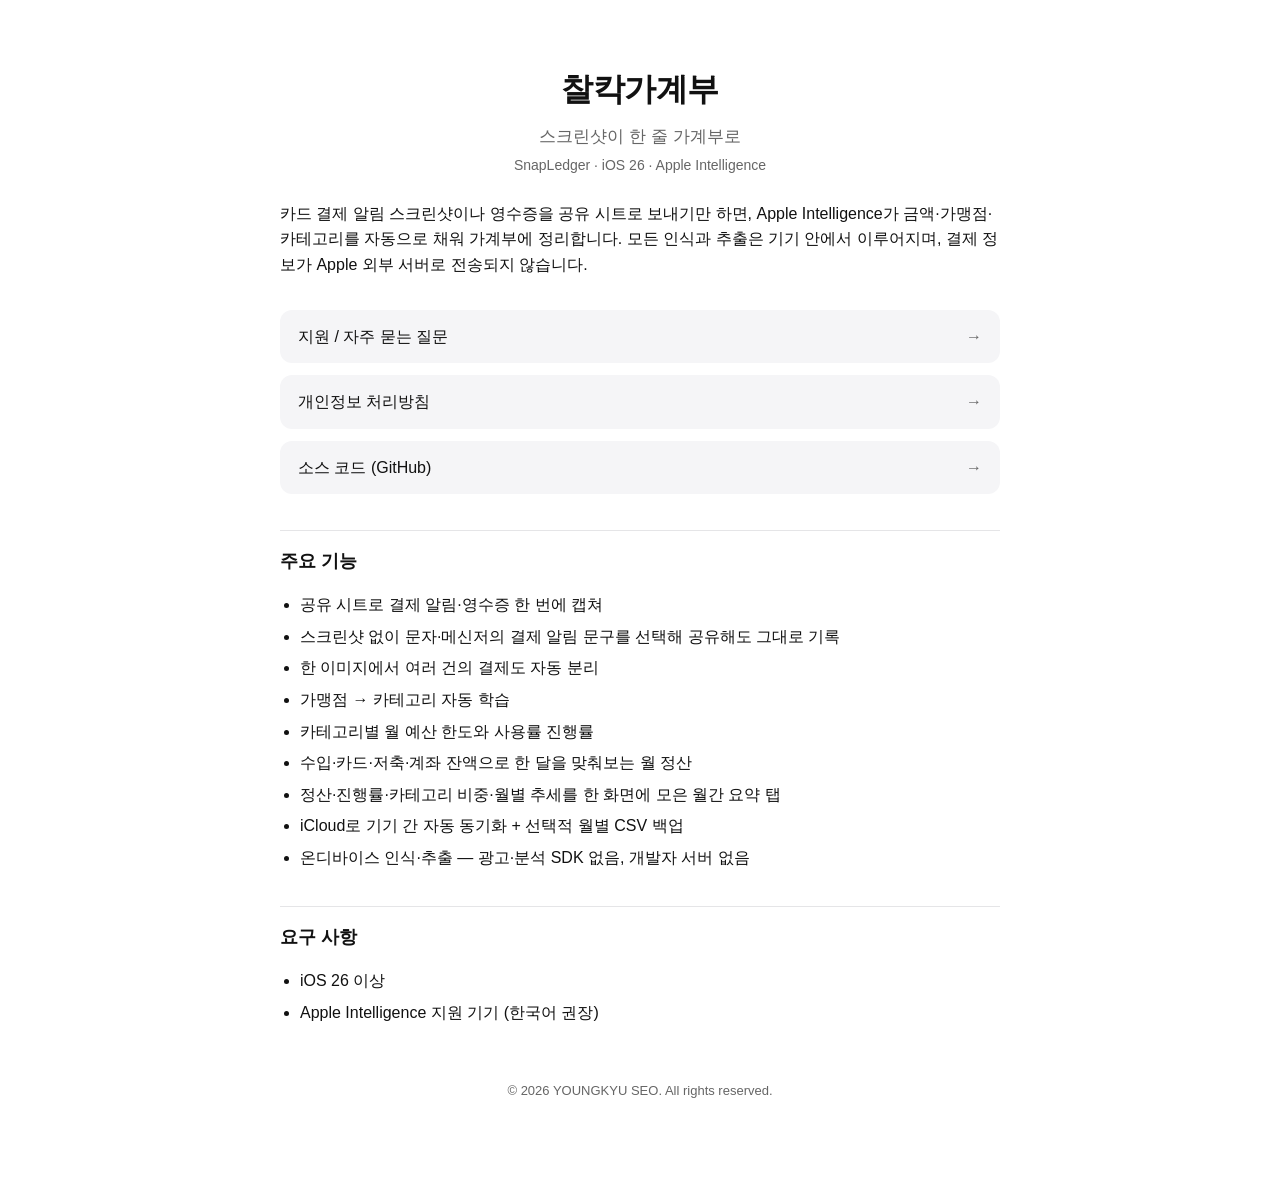
<file: docs/index.html>
<!DOCTYPE html>
<html lang="ko">
<head>
<meta charset="UTF-8">
<meta name="viewport" content="width=device-width, initial-scale=1.0">
<title>찰칵가계부 (SnapLedger)</title>
<meta name="description" content="결제 알림 스크린샷이나 영수증을 공유 시트로 보내면 Apple Intelligence가 자동으로 가계부에 옮겨 적는 iOS 앱.">
<style>
  :root {
    color-scheme: light dark;
    --fg: #111;
    --bg: #fff;
    --muted: #666;
    --rule: #e5e5e7;
    --accent: #007aff;
    --card: #f5f5f7;
  }
  @media (prefers-color-scheme: dark) {
    :root { --fg: #f2f2f7; --bg: #1c1c1e; --muted: #98989f; --rule: #38383a; --accent: #0a84ff; --card: #2c2c2e; }
  }
  html, body { margin: 0; padding: 0; background: var(--bg); color: var(--fg); }
  body {
    font: 16px/1.6 -apple-system, BlinkMacSystemFont, "Apple SD Gothic Neo",
          "Noto Sans KR", "Helvetica Neue", Arial, sans-serif;
    max-width: 720px;
    margin: 0 auto;
    padding: 40px 24px 80px;
  }
  header { text-align: center; padding: 24px 0 8px; }
  h1 { font-size: 32px; margin: 0 0 8px; letter-spacing: -0.5px; }
  .tagline { color: var(--muted); font-size: 17px; margin: 0 0 4px; }
  .subtag { color: var(--muted); font-size: 14px; margin: 0; }
  h2 { font-size: 18px; margin-top: 36px; padding-top: 16px; border-top: 1px solid var(--rule); }
  p, li { color: var(--fg); }
  ul { padding-left: 20px; }
  li { margin: 6px 0; }
  a { color: var(--accent); text-decoration: none; }
  a:hover { text-decoration: underline; }
  .links { display: flex; flex-direction: column; gap: 12px; margin: 32px 0; }
  .links a {
    display: block;
    background: var(--card);
    padding: 14px 18px;
    border-radius: 12px;
    color: var(--fg);
    font-weight: 500;
  }
  .links a:hover { text-decoration: none; background: var(--rule); }
  .links .arrow { float: right; color: var(--muted); }
  .footer { margin-top: 56px; font-size: 13px; color: var(--muted); text-align: center; }
</style>
</head>
<body>

<header>
  <h1>찰칵가계부</h1>
  <p class="tagline">스크린샷이 한 줄 가계부로</p>
  <p class="subtag">SnapLedger · iOS 26 · Apple Intelligence</p>
</header>

<p>카드 결제 알림 스크린샷이나 영수증을 공유 시트로 보내기만 하면, Apple Intelligence가 금액·가맹점·카테고리를 자동으로 채워 가계부에 정리합니다. 모든 인식과 추출은 기기 안에서 이루어지며, 결제 정보가 Apple 외부 서버로 전송되지 않습니다.</p>

<div class="links">
  <a href="support.html">지원 / 자주 묻는 질문 <span class="arrow">→</span></a>
  <a href="privacy-policy.html">개인정보 처리방침 <span class="arrow">→</span></a>
  <a href="https://github.com/youngkyulabs/snap-ledger-ios">소스 코드 (GitHub) <span class="arrow">→</span></a>
</div>

<h2>주요 기능</h2>
<ul>
  <li>공유 시트로 결제 알림·영수증 한 번에 캡쳐</li>
  <li>스크린샷 없이 문자·메신저의 결제 알림 문구를 선택해 공유해도 그대로 기록</li>
  <li>한 이미지에서 여러 건의 결제도 자동 분리</li>
  <li>가맹점 → 카테고리 자동 학습</li>
  <li>카테고리별 월 예산 한도와 사용률 진행률</li>
  <li>수입·카드·저축·계좌 잔액으로 한 달을 맞춰보는 월 정산</li>
  <li>정산·진행률·카테고리 비중·월별 추세를 한 화면에 모은 월간 요약 탭</li>
  <li>iCloud로 기기 간 자동 동기화 + 선택적 월별 CSV 백업</li>
  <li>온디바이스 인식·추출 — 광고·분석 SDK 없음, 개발자 서버 없음</li>
</ul>

<h2>요구 사항</h2>
<ul>
  <li>iOS 26 이상</li>
  <li>Apple Intelligence 지원 기기 (한국어 권장)</li>
</ul>

<p class="footer">© 2026 YOUNGKYU SEO. All rights reserved.</p>

</body>
</html>
</file>
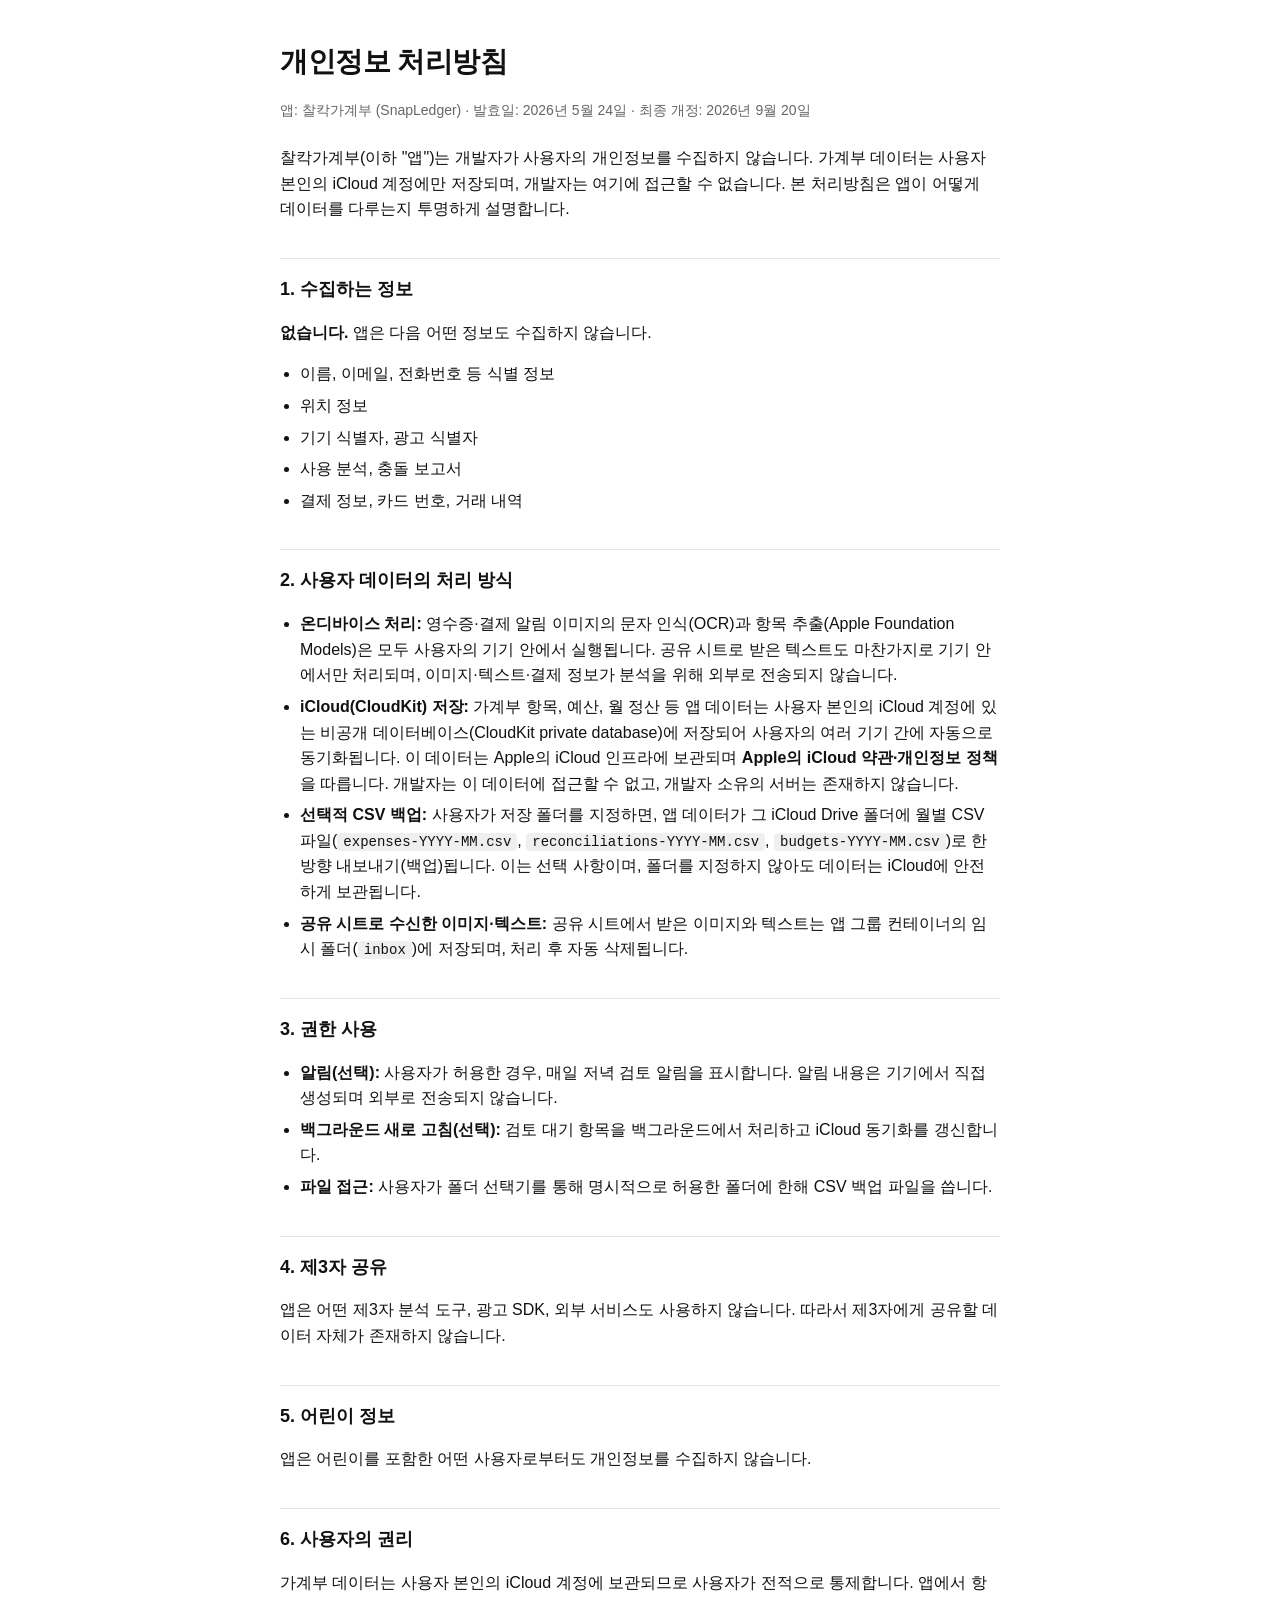
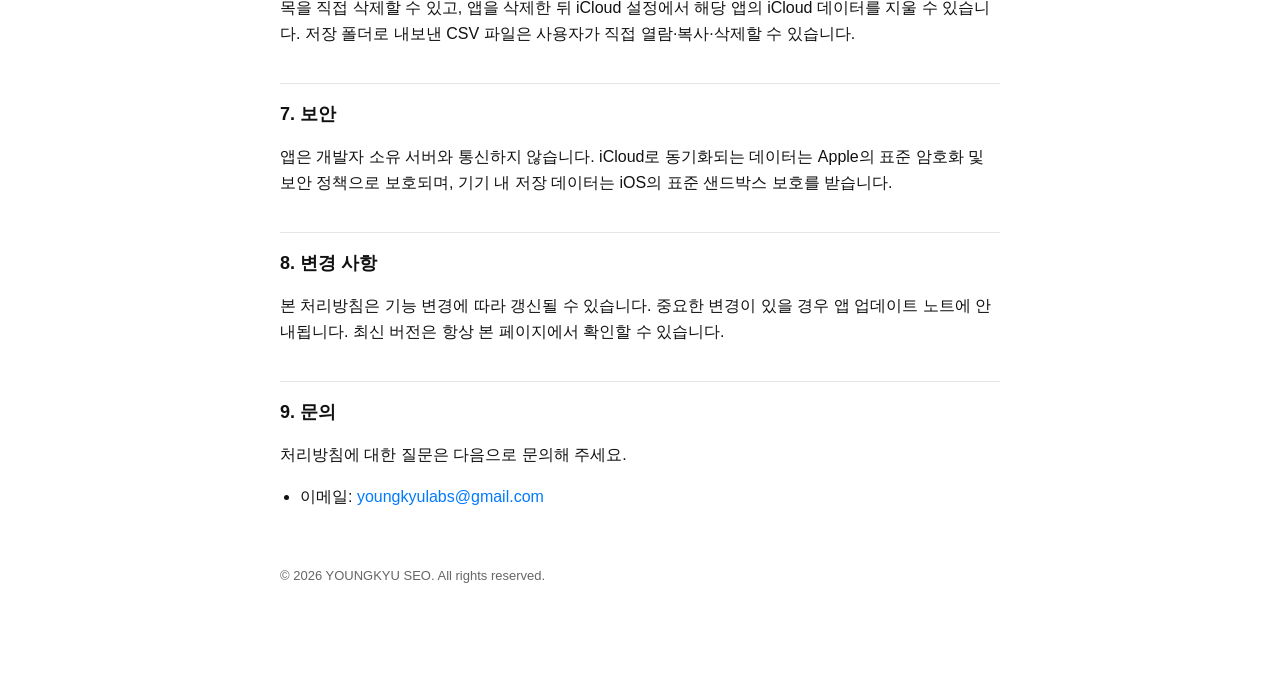
<file: docs/privacy-policy.html>
<!DOCTYPE html>
<html lang="ko">
<head>
<meta charset="UTF-8">
<meta name="viewport" content="width=device-width, initial-scale=1.0">
<title>찰칵가계부 개인정보 처리방침</title>
<style>
  :root {
    color-scheme: light dark;
    --fg: #111;
    --bg: #fff;
    --muted: #666;
    --rule: #e5e5e7;
    --accent: #007aff;
  }
  @media (prefers-color-scheme: dark) {
    :root { --fg: #f2f2f7; --bg: #1c1c1e; --muted: #98989f; --rule: #38383a; --accent: #0a84ff; }
  }
  html, body { margin: 0; padding: 0; background: var(--bg); color: var(--fg); }
  body {
    font: 16px/1.6 -apple-system, BlinkMacSystemFont, "Apple SD Gothic Neo",
          "Noto Sans KR", "Helvetica Neue", Arial, sans-serif;
    max-width: 720px;
    margin: 0 auto;
    padding: 40px 24px 80px;
  }
  h1 { font-size: 28px; margin: 0 0 8px; letter-spacing: -0.5px; }
  h2 { font-size: 18px; margin-top: 36px; padding-top: 16px; border-top: 1px solid var(--rule); }
  p, li { color: var(--fg); }
  .meta { color: var(--muted); font-size: 14px; margin-bottom: 24px; }
  ul { padding-left: 20px; }
  li { margin: 6px 0; }
  a { color: var(--accent); text-decoration: none; }
  a:hover { text-decoration: underline; }
  code { background: rgba(127,127,127,0.12); padding: 1px 6px; border-radius: 4px; font-size: 14px; }
  .footer { margin-top: 56px; font-size: 13px; color: var(--muted); }
</style>
</head>
<body>

<h1>개인정보 처리방침</h1>
<p class="meta">앱: 찰칵가계부 (SnapLedger) · 발효일: 2026년 5월 24일 · 최종 개정: 2026년 9월 20일</p>

<p>찰칵가계부(이하 "앱")는 개발자가 사용자의 개인정보를 수집하지 않습니다. 가계부 데이터는 사용자 본인의 iCloud 계정에만 저장되며, 개발자는 여기에 접근할 수 없습니다. 본 처리방침은 앱이 어떻게 데이터를 다루는지 투명하게 설명합니다.</p>

<h2>1. 수집하는 정보</h2>
<p><strong>없습니다.</strong> 앱은 다음 어떤 정보도 수집하지 않습니다.</p>
<ul>
  <li>이름, 이메일, 전화번호 등 식별 정보</li>
  <li>위치 정보</li>
  <li>기기 식별자, 광고 식별자</li>
  <li>사용 분석, 충돌 보고서</li>
  <li>결제 정보, 카드 번호, 거래 내역</li>
</ul>

<h2>2. 사용자 데이터의 처리 방식</h2>
<ul>
  <li><strong>온디바이스 처리:</strong> 영수증·결제 알림 이미지의 문자 인식(OCR)과 항목 추출(Apple Foundation Models)은 모두 사용자의 기기 안에서 실행됩니다. 공유 시트로 받은 텍스트도 마찬가지로 기기 안에서만 처리되며, 이미지·텍스트·결제 정보가 분석을 위해 외부로 전송되지 않습니다.</li>
  <li><strong>iCloud(CloudKit) 저장:</strong> 가계부 항목, 예산, 월 정산 등 앱 데이터는 사용자 본인의 iCloud 계정에 있는 비공개 데이터베이스(CloudKit private database)에 저장되어 사용자의 여러 기기 간에 자동으로 동기화됩니다. 이 데이터는 Apple의 iCloud 인프라에 보관되며 <strong>Apple의 iCloud 약관·개인정보 정책</strong>을 따릅니다. 개발자는 이 데이터에 접근할 수 없고, 개발자 소유의 서버는 존재하지 않습니다.</li>
  <li><strong>선택적 CSV 백업:</strong> 사용자가 저장 폴더를 지정하면, 앱 데이터가 그 iCloud Drive 폴더에 월별 CSV 파일(<code>expenses-YYYY-MM.csv</code>, <code>reconciliations-YYYY-MM.csv</code>, <code>budgets-YYYY-MM.csv</code>)로 한 방향 내보내기(백업)됩니다. 이는 선택 사항이며, 폴더를 지정하지 않아도 데이터는 iCloud에 안전하게 보관됩니다.</li>
  <li><strong>공유 시트로 수신한 이미지·텍스트:</strong> 공유 시트에서 받은 이미지와 텍스트는 앱 그룹 컨테이너의 임시 폴더(<code>inbox</code>)에 저장되며, 처리 후 자동 삭제됩니다.</li>
</ul>

<h2>3. 권한 사용</h2>
<ul>
  <li><strong>알림(선택):</strong> 사용자가 허용한 경우, 매일 저녁 검토 알림을 표시합니다. 알림 내용은 기기에서 직접 생성되며 외부로 전송되지 않습니다.</li>
  <li><strong>백그라운드 새로 고침(선택):</strong> 검토 대기 항목을 백그라운드에서 처리하고 iCloud 동기화를 갱신합니다.</li>
  <li><strong>파일 접근:</strong> 사용자가 폴더 선택기를 통해 명시적으로 허용한 폴더에 한해 CSV 백업 파일을 씁니다.</li>
</ul>

<h2>4. 제3자 공유</h2>
<p>앱은 어떤 제3자 분석 도구, 광고 SDK, 외부 서비스도 사용하지 않습니다. 따라서 제3자에게 공유할 데이터 자체가 존재하지 않습니다.</p>

<h2>5. 어린이 정보</h2>
<p>앱은 어린이를 포함한 어떤 사용자로부터도 개인정보를 수집하지 않습니다.</p>

<h2>6. 사용자의 권리</h2>
<p>가계부 데이터는 사용자 본인의 iCloud 계정에 보관되므로 사용자가 전적으로 통제합니다. 앱에서 항목을 직접 삭제할 수 있고, 앱을 삭제한 뒤 iCloud 설정에서 해당 앱의 iCloud 데이터를 지울 수 있습니다. 저장 폴더로 내보낸 CSV 파일은 사용자가 직접 열람·복사·삭제할 수 있습니다.</p>

<h2>7. 보안</h2>
<p>앱은 개발자 소유 서버와 통신하지 않습니다. iCloud로 동기화되는 데이터는 Apple의 표준 암호화 및 보안 정책으로 보호되며, 기기 내 저장 데이터는 iOS의 표준 샌드박스 보호를 받습니다.</p>

<h2>8. 변경 사항</h2>
<p>본 처리방침은 기능 변경에 따라 갱신될 수 있습니다. 중요한 변경이 있을 경우 앱 업데이트 노트에 안내됩니다. 최신 버전은 항상 본 페이지에서 확인할 수 있습니다.</p>

<h2>9. 문의</h2>
<p>처리방침에 대한 질문은 다음으로 문의해 주세요.</p>
<ul>
  <li>이메일: <a href="mailto:youngkyulabs@gmail.com">youngkyulabs@gmail.com</a></li>
</ul>

<p class="footer">© 2026 YOUNGKYU SEO. All rights reserved.</p>

</body>
</html>
</file>
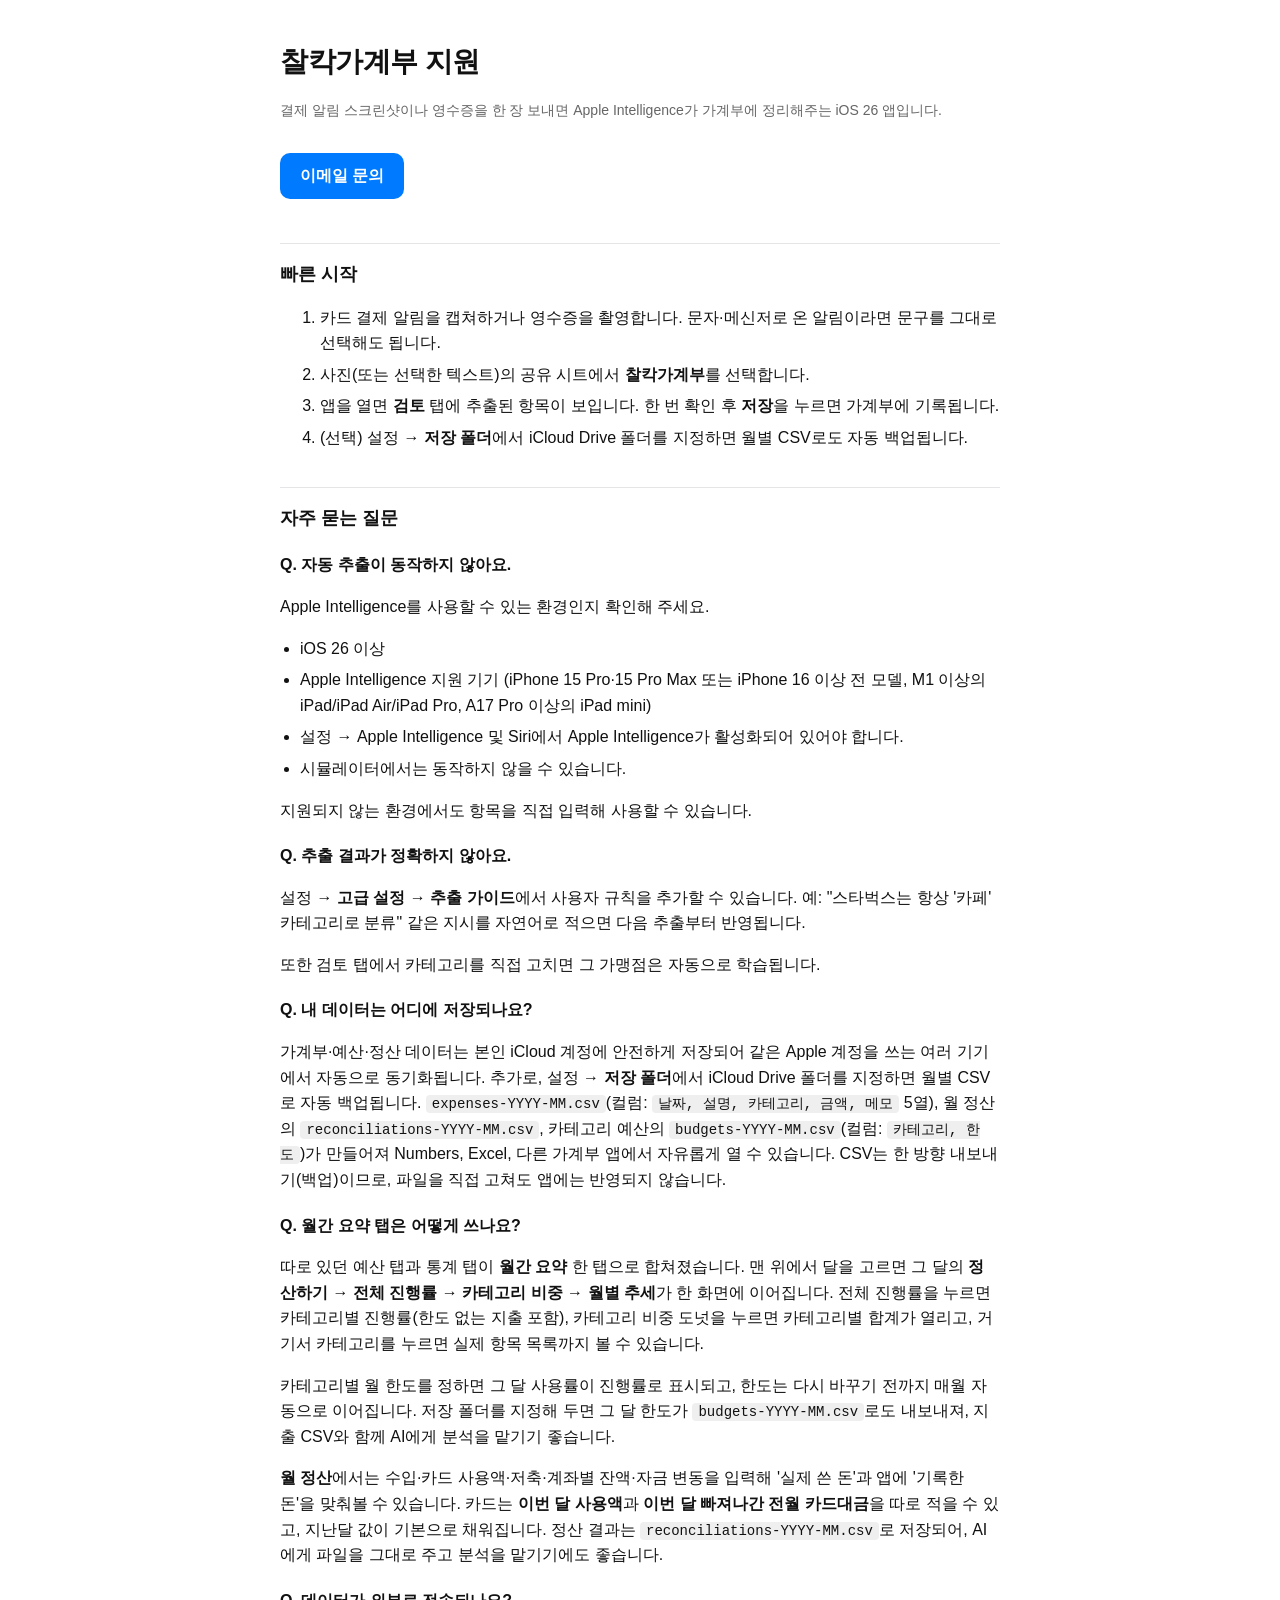
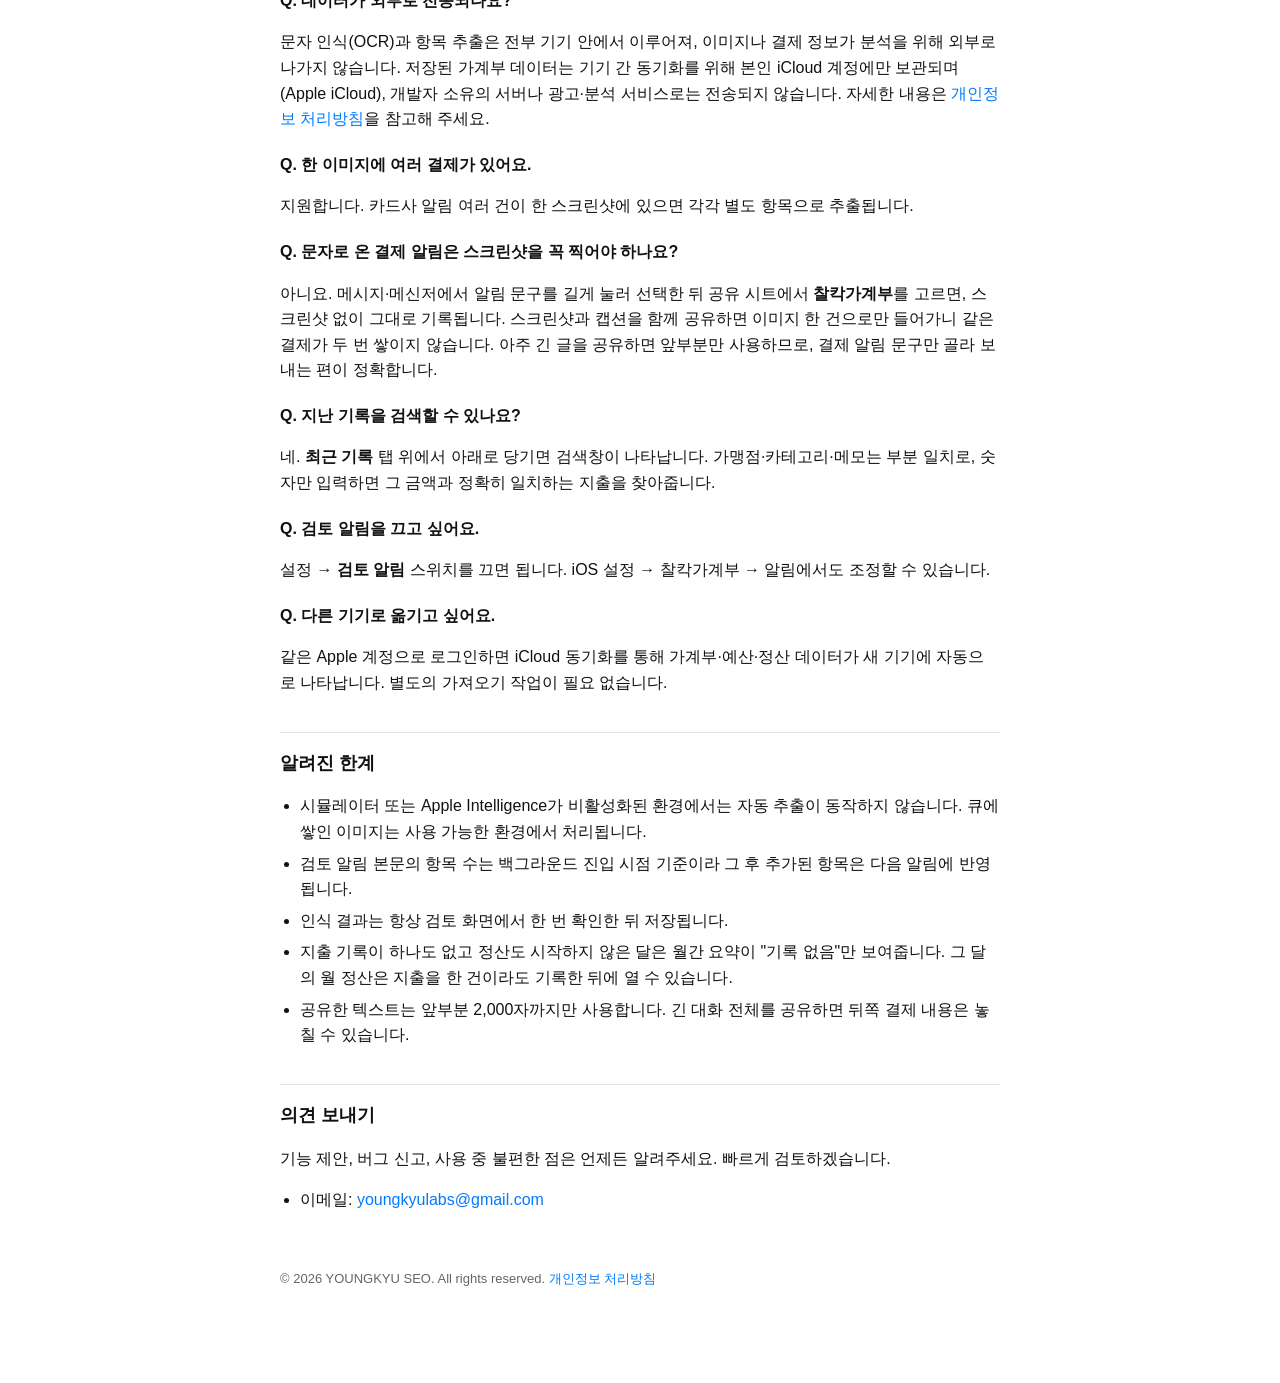
<file: docs/support.html>
<!DOCTYPE html>
<html lang="ko">
<head>
<meta charset="UTF-8">
<meta name="viewport" content="width=device-width, initial-scale=1.0">
<title>찰칵가계부 지원</title>
<style>
  :root {
    color-scheme: light dark;
    --fg: #111;
    --bg: #fff;
    --muted: #666;
    --rule: #e5e5e7;
    --accent: #007aff;
  }
  @media (prefers-color-scheme: dark) {
    :root { --fg: #f2f2f7; --bg: #1c1c1e; --muted: #98989f; --rule: #38383a; --accent: #0a84ff; }
  }
  html, body { margin: 0; padding: 0; background: var(--bg); color: var(--fg); }
  body {
    font: 16px/1.6 -apple-system, BlinkMacSystemFont, "Apple SD Gothic Neo",
          "Noto Sans KR", "Helvetica Neue", Arial, sans-serif;
    max-width: 720px;
    margin: 0 auto;
    padding: 40px 24px 80px;
  }
  h1 { font-size: 28px; margin: 0 0 8px; letter-spacing: -0.5px; }
  h2 { font-size: 18px; margin-top: 36px; padding-top: 16px; border-top: 1px solid var(--rule); }
  h3 { font-size: 16px; margin-top: 20px; }
  p, li { color: var(--fg); }
  .meta { color: var(--muted); font-size: 14px; margin-bottom: 24px; }
  ul { padding-left: 20px; }
  li { margin: 6px 0; }
  a { color: var(--accent); text-decoration: none; }
  a:hover { text-decoration: underline; }
  code { background: rgba(127,127,127,0.12); padding: 1px 6px; border-radius: 4px; font-size: 14px; }
  .cta {
    display: inline-block;
    background: var(--accent);
    color: #fff;
    padding: 10px 20px;
    border-radius: 10px;
    margin: 8px 8px 8px 0;
    font-weight: 600;
  }
  .cta:hover { text-decoration: none; opacity: 0.9; }
  .footer { margin-top: 56px; font-size: 13px; color: var(--muted); }
</style>
</head>
<body>

<h1>찰칵가계부 지원</h1>
<p class="meta">결제 알림 스크린샷이나 영수증을 한 장 보내면 Apple Intelligence가 가계부에 정리해주는 iOS 26 앱입니다.</p>

<p>
  <a class="cta" href="mailto:youngkyulabs@gmail.com">이메일 문의</a>
</p>

<h2>빠른 시작</h2>
<ol>
  <li>카드 결제 알림을 캡쳐하거나 영수증을 촬영합니다. 문자·메신저로 온 알림이라면 문구를 그대로 선택해도 됩니다.</li>
  <li>사진(또는 선택한 텍스트)의 공유 시트에서 <strong>찰칵가계부</strong>를 선택합니다.</li>
  <li>앱을 열면 <strong>검토</strong> 탭에 추출된 항목이 보입니다. 한 번 확인 후 <strong>저장</strong>을 누르면 가계부에 기록됩니다.</li>
  <li>(선택) 설정 → <strong>저장 폴더</strong>에서 iCloud Drive 폴더를 지정하면 월별 CSV로도 자동 백업됩니다.</li>
</ol>

<h2>자주 묻는 질문</h2>

<h3>Q. 자동 추출이 동작하지 않아요.</h3>
<p>Apple Intelligence를 사용할 수 있는 환경인지 확인해 주세요.</p>
<ul>
  <li>iOS 26 이상</li>
  <li>Apple Intelligence 지원 기기 (iPhone 15 Pro·15 Pro Max 또는 iPhone 16 이상 전 모델, M1 이상의 iPad/iPad Air/iPad Pro, A17 Pro 이상의 iPad mini)</li>
  <li>설정 → Apple Intelligence 및 Siri에서 Apple Intelligence가 활성화되어 있어야 합니다.</li>
  <li>시뮬레이터에서는 동작하지 않을 수 있습니다.</li>
</ul>
<p>지원되지 않는 환경에서도 항목을 직접 입력해 사용할 수 있습니다.</p>

<h3>Q. 추출 결과가 정확하지 않아요.</h3>
<p>설정 → <strong>고급 설정</strong> → <strong>추출 가이드</strong>에서 사용자 규칙을 추가할 수 있습니다. 예: "스타벅스는 항상 '카페' 카테고리로 분류" 같은 지시를 자연어로 적으면 다음 추출부터 반영됩니다.</p>
<p>또한 검토 탭에서 카테고리를 직접 고치면 그 가맹점은 자동으로 학습됩니다.</p>

<h3>Q. 내 데이터는 어디에 저장되나요?</h3>
<p>가계부·예산·정산 데이터는 본인 iCloud 계정에 안전하게 저장되어 같은 Apple 계정을 쓰는 여러 기기에서 자동으로 동기화됩니다. 추가로, 설정 → <strong>저장 폴더</strong>에서 iCloud Drive 폴더를 지정하면 월별 CSV로 자동 백업됩니다. <code>expenses-YYYY-MM.csv</code>(컬럼: <code>날짜, 설명, 카테고리, 금액, 메모</code> 5열), 월 정산의 <code>reconciliations-YYYY-MM.csv</code>, 카테고리 예산의 <code>budgets-YYYY-MM.csv</code>(컬럼: <code>카테고리, 한도</code>)가 만들어져 Numbers, Excel, 다른 가계부 앱에서 자유롭게 열 수 있습니다. CSV는 한 방향 내보내기(백업)이므로, 파일을 직접 고쳐도 앱에는 반영되지 않습니다.</p>

<h3>Q. 월간 요약 탭은 어떻게 쓰나요?</h3>
<p>따로 있던 예산 탭과 통계 탭이 <strong>월간 요약</strong> 한 탭으로 합쳐졌습니다. 맨 위에서 달을 고르면 그 달의 <strong>정산하기 → 전체 진행률 → 카테고리 비중 → 월별 추세</strong>가 한 화면에 이어집니다. 전체 진행률을 누르면 카테고리별 진행률(한도 없는 지출 포함), 카테고리 비중 도넛을 누르면 카테고리별 합계가 열리고, 거기서 카테고리를 누르면 실제 항목 목록까지 볼 수 있습니다.</p>
<p>카테고리별 월 한도를 정하면 그 달 사용률이 진행률로 표시되고, 한도는 다시 바꾸기 전까지 매월 자동으로 이어집니다. 저장 폴더를 지정해 두면 그 달 한도가 <code>budgets-YYYY-MM.csv</code>로도 내보내져, 지출 CSV와 함께 AI에게 분석을 맡기기 좋습니다.</p>
<p><strong>월 정산</strong>에서는 수입·카드 사용액·저축·계좌별 잔액·자금 변동을 입력해 '실제 쓴 돈'과 앱에 '기록한 돈'을 맞춰볼 수 있습니다. 카드는 <strong>이번 달 사용액</strong>과 <strong>이번 달 빠져나간 전월 카드대금</strong>을 따로 적을 수 있고, 지난달 값이 기본으로 채워집니다. 정산 결과는 <code>reconciliations-YYYY-MM.csv</code>로 저장되어, AI에게 파일을 그대로 주고 분석을 맡기기에도 좋습니다.</p>

<h3>Q. 데이터가 외부로 전송되나요?</h3>
<p>문자 인식(OCR)과 항목 추출은 전부 기기 안에서 이루어져, 이미지나 결제 정보가 분석을 위해 외부로 나가지 않습니다. 저장된 가계부 데이터는 기기 간 동기화를 위해 본인 iCloud 계정에만 보관되며(Apple iCloud), 개발자 소유의 서버나 광고·분석 서비스로는 전송되지 않습니다. 자세한 내용은 <a href="privacy-policy.html">개인정보 처리방침</a>을 참고해 주세요.</p>

<h3>Q. 한 이미지에 여러 결제가 있어요.</h3>
<p>지원합니다. 카드사 알림 여러 건이 한 스크린샷에 있으면 각각 별도 항목으로 추출됩니다.</p>

<h3>Q. 문자로 온 결제 알림은 스크린샷을 꼭 찍어야 하나요?</h3>
<p>아니요. 메시지·메신저에서 알림 문구를 길게 눌러 선택한 뒤 공유 시트에서 <strong>찰칵가계부</strong>를 고르면, 스크린샷 없이 그대로 기록됩니다. 스크린샷과 캡션을 함께 공유하면 이미지 한 건으로만 들어가니 같은 결제가 두 번 쌓이지 않습니다. 아주 긴 글을 공유하면 앞부분만 사용하므로, 결제 알림 문구만 골라 보내는 편이 정확합니다.</p>

<h3>Q. 지난 기록을 검색할 수 있나요?</h3>
<p>네. <strong>최근 기록</strong> 탭 위에서 아래로 당기면 검색창이 나타납니다. 가맹점·카테고리·메모는 부분 일치로, 숫자만 입력하면 그 금액과 정확히 일치하는 지출을 찾아줍니다.</p>

<h3>Q. 검토 알림을 끄고 싶어요.</h3>
<p>설정 → <strong>검토 알림</strong> 스위치를 끄면 됩니다. iOS 설정 → 찰칵가계부 → 알림에서도 조정할 수 있습니다.</p>

<h3>Q. 다른 기기로 옮기고 싶어요.</h3>
<p>같은 Apple 계정으로 로그인하면 iCloud 동기화를 통해 가계부·예산·정산 데이터가 새 기기에 자동으로 나타납니다. 별도의 가져오기 작업이 필요 없습니다.</p>

<h2>알려진 한계</h2>
<ul>
  <li>시뮬레이터 또는 Apple Intelligence가 비활성화된 환경에서는 자동 추출이 동작하지 않습니다. 큐에 쌓인 이미지는 사용 가능한 환경에서 처리됩니다.</li>
  <li>검토 알림 본문의 항목 수는 백그라운드 진입 시점 기준이라 그 후 추가된 항목은 다음 알림에 반영됩니다.</li>
  <li>인식 결과는 항상 검토 화면에서 한 번 확인한 뒤 저장됩니다.</li>
  <li>지출 기록이 하나도 없고 정산도 시작하지 않은 달은 월간 요약이 "기록 없음"만 보여줍니다. 그 달의 월 정산은 지출을 한 건이라도 기록한 뒤에 열 수 있습니다.</li>
  <li>공유한 텍스트는 앞부분 2,000자까지만 사용합니다. 긴 대화 전체를 공유하면 뒤쪽 결제 내용은 놓칠 수 있습니다.</li>
</ul>

<h2>의견 보내기</h2>
<p>기능 제안, 버그 신고, 사용 중 불편한 점은 언제든 알려주세요. 빠르게 검토하겠습니다.</p>
<ul>
  <li>이메일: <a href="mailto:youngkyulabs@gmail.com">youngkyulabs@gmail.com</a></li>
</ul>

<p class="footer">© 2026 YOUNGKYU SEO. All rights reserved.
<a href="privacy-policy.html">개인정보 처리방침</a></p>

</body>
</html>
</file>
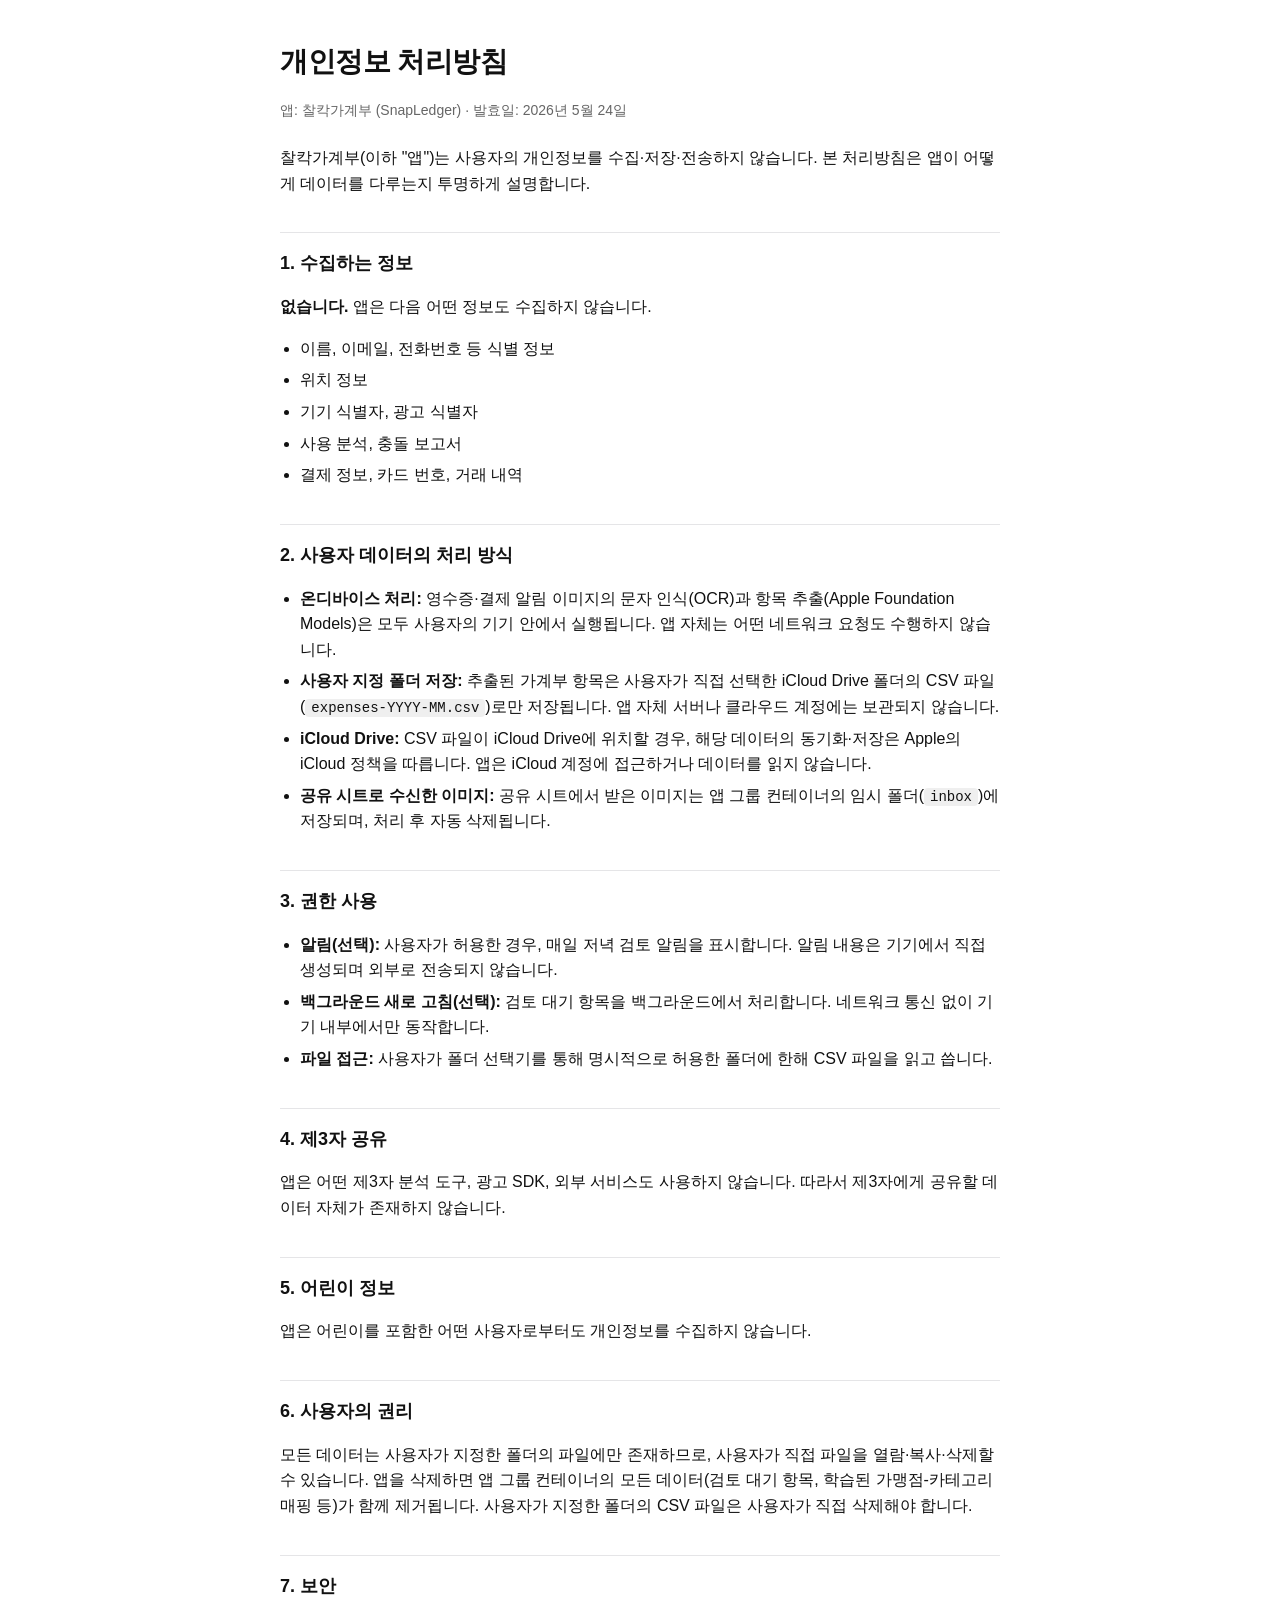
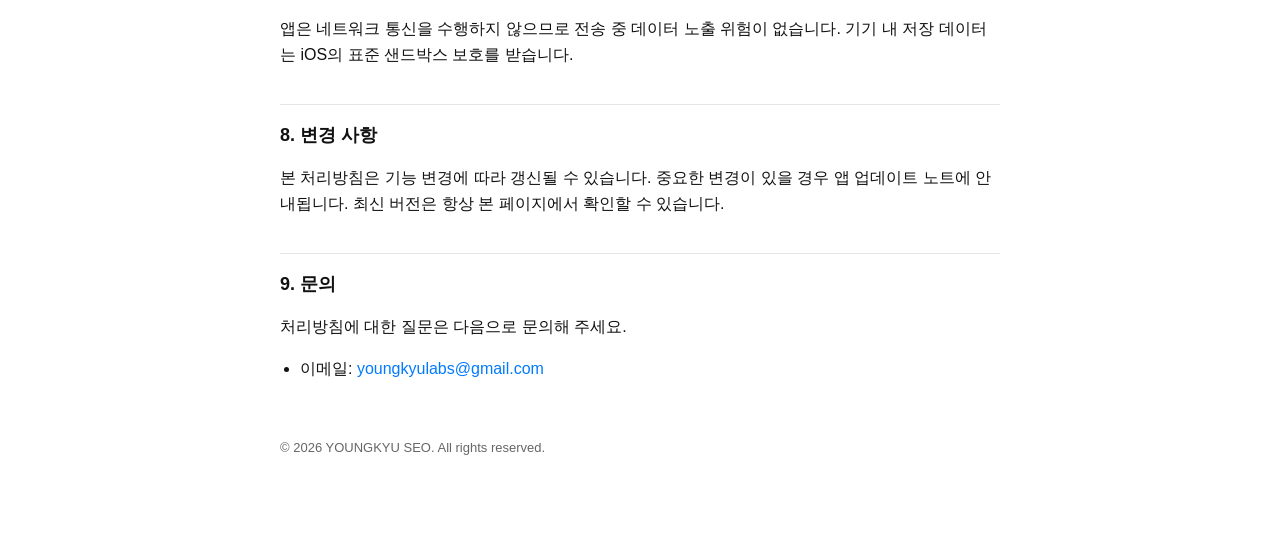
<file: docs/site/privacy-policy.html>
<!DOCTYPE html>
<html lang="ko">
<head>
<meta charset="UTF-8">
<meta name="viewport" content="width=device-width, initial-scale=1.0">
<title>찰칵가계부 개인정보 처리방침</title>
<style>
  :root {
    color-scheme: light dark;
    --fg: #111;
    --bg: #fff;
    --muted: #666;
    --rule: #e5e5e7;
    --accent: #007aff;
  }
  @media (prefers-color-scheme: dark) {
    :root { --fg: #f2f2f7; --bg: #1c1c1e; --muted: #98989f; --rule: #38383a; --accent: #0a84ff; }
  }
  html, body { margin: 0; padding: 0; background: var(--bg); color: var(--fg); }
  body {
    font: 16px/1.6 -apple-system, BlinkMacSystemFont, "Apple SD Gothic Neo",
          "Noto Sans KR", "Helvetica Neue", Arial, sans-serif;
    max-width: 720px;
    margin: 0 auto;
    padding: 40px 24px 80px;
  }
  h1 { font-size: 28px; margin: 0 0 8px; letter-spacing: -0.5px; }
  h2 { font-size: 18px; margin-top: 36px; padding-top: 16px; border-top: 1px solid var(--rule); }
  p, li { color: var(--fg); }
  .meta { color: var(--muted); font-size: 14px; margin-bottom: 24px; }
  ul { padding-left: 20px; }
  li { margin: 6px 0; }
  a { color: var(--accent); text-decoration: none; }
  a:hover { text-decoration: underline; }
  code { background: rgba(127,127,127,0.12); padding: 1px 6px; border-radius: 4px; font-size: 14px; }
  .footer { margin-top: 56px; font-size: 13px; color: var(--muted); }
</style>
</head>
<body>

<h1>개인정보 처리방침</h1>
<p class="meta">앱: 찰칵가계부 (SnapLedger) · 발효일: 2026년 5월 24일</p>

<p>찰칵가계부(이하 "앱")는 사용자의 개인정보를 수집·저장·전송하지 않습니다. 본 처리방침은 앱이 어떻게 데이터를 다루는지 투명하게 설명합니다.</p>

<h2>1. 수집하는 정보</h2>
<p><strong>없습니다.</strong> 앱은 다음 어떤 정보도 수집하지 않습니다.</p>
<ul>
  <li>이름, 이메일, 전화번호 등 식별 정보</li>
  <li>위치 정보</li>
  <li>기기 식별자, 광고 식별자</li>
  <li>사용 분석, 충돌 보고서</li>
  <li>결제 정보, 카드 번호, 거래 내역</li>
</ul>

<h2>2. 사용자 데이터의 처리 방식</h2>
<ul>
  <li><strong>온디바이스 처리:</strong> 영수증·결제 알림 이미지의 문자 인식(OCR)과 항목 추출(Apple Foundation Models)은 모두 사용자의 기기 안에서 실행됩니다. 앱 자체는 어떤 네트워크 요청도 수행하지 않습니다.</li>
  <li><strong>사용자 지정 폴더 저장:</strong> 추출된 가계부 항목은 사용자가 직접 선택한 iCloud Drive 폴더의 CSV 파일(<code>expenses-YYYY-MM.csv</code>)로만 저장됩니다. 앱 자체 서버나 클라우드 계정에는 보관되지 않습니다.</li>
  <li><strong>iCloud Drive:</strong> CSV 파일이 iCloud Drive에 위치할 경우, 해당 데이터의 동기화·저장은 Apple의 iCloud 정책을 따릅니다. 앱은 iCloud 계정에 접근하거나 데이터를 읽지 않습니다.</li>
  <li><strong>공유 시트로 수신한 이미지:</strong> 공유 시트에서 받은 이미지는 앱 그룹 컨테이너의 임시 폴더(<code>inbox</code>)에 저장되며, 처리 후 자동 삭제됩니다.</li>
</ul>

<h2>3. 권한 사용</h2>
<ul>
  <li><strong>알림(선택):</strong> 사용자가 허용한 경우, 매일 저녁 검토 알림을 표시합니다. 알림 내용은 기기에서 직접 생성되며 외부로 전송되지 않습니다.</li>
  <li><strong>백그라운드 새로 고침(선택):</strong> 검토 대기 항목을 백그라운드에서 처리합니다. 네트워크 통신 없이 기기 내부에서만 동작합니다.</li>
  <li><strong>파일 접근:</strong> 사용자가 폴더 선택기를 통해 명시적으로 허용한 폴더에 한해 CSV 파일을 읽고 씁니다.</li>
</ul>

<h2>4. 제3자 공유</h2>
<p>앱은 어떤 제3자 분석 도구, 광고 SDK, 외부 서비스도 사용하지 않습니다. 따라서 제3자에게 공유할 데이터 자체가 존재하지 않습니다.</p>

<h2>5. 어린이 정보</h2>
<p>앱은 어린이를 포함한 어떤 사용자로부터도 개인정보를 수집하지 않습니다.</p>

<h2>6. 사용자의 권리</h2>
<p>모든 데이터는 사용자가 지정한 폴더의 파일에만 존재하므로, 사용자가 직접 파일을 열람·복사·삭제할 수 있습니다. 앱을 삭제하면 앱 그룹 컨테이너의 모든 데이터(검토 대기 항목, 학습된 가맹점-카테고리 매핑 등)가 함께 제거됩니다. 사용자가 지정한 폴더의 CSV 파일은 사용자가 직접 삭제해야 합니다.</p>

<h2>7. 보안</h2>
<p>앱은 네트워크 통신을 수행하지 않으므로 전송 중 데이터 노출 위험이 없습니다. 기기 내 저장 데이터는 iOS의 표준 샌드박스 보호를 받습니다.</p>

<h2>8. 변경 사항</h2>
<p>본 처리방침은 기능 변경에 따라 갱신될 수 있습니다. 중요한 변경이 있을 경우 앱 업데이트 노트에 안내됩니다. 최신 버전은 항상 본 페이지에서 확인할 수 있습니다.</p>

<h2>9. 문의</h2>
<p>처리방침에 대한 질문은 다음으로 문의해 주세요.</p>
<ul>
  <li>이메일: <a href="mailto:youngkyulabs@gmail.com">youngkyulabs@gmail.com</a></li>
</ul>

<p class="footer">© 2026 YOUNGKYU SEO. All rights reserved.</p>

</body>
</html>
</file>
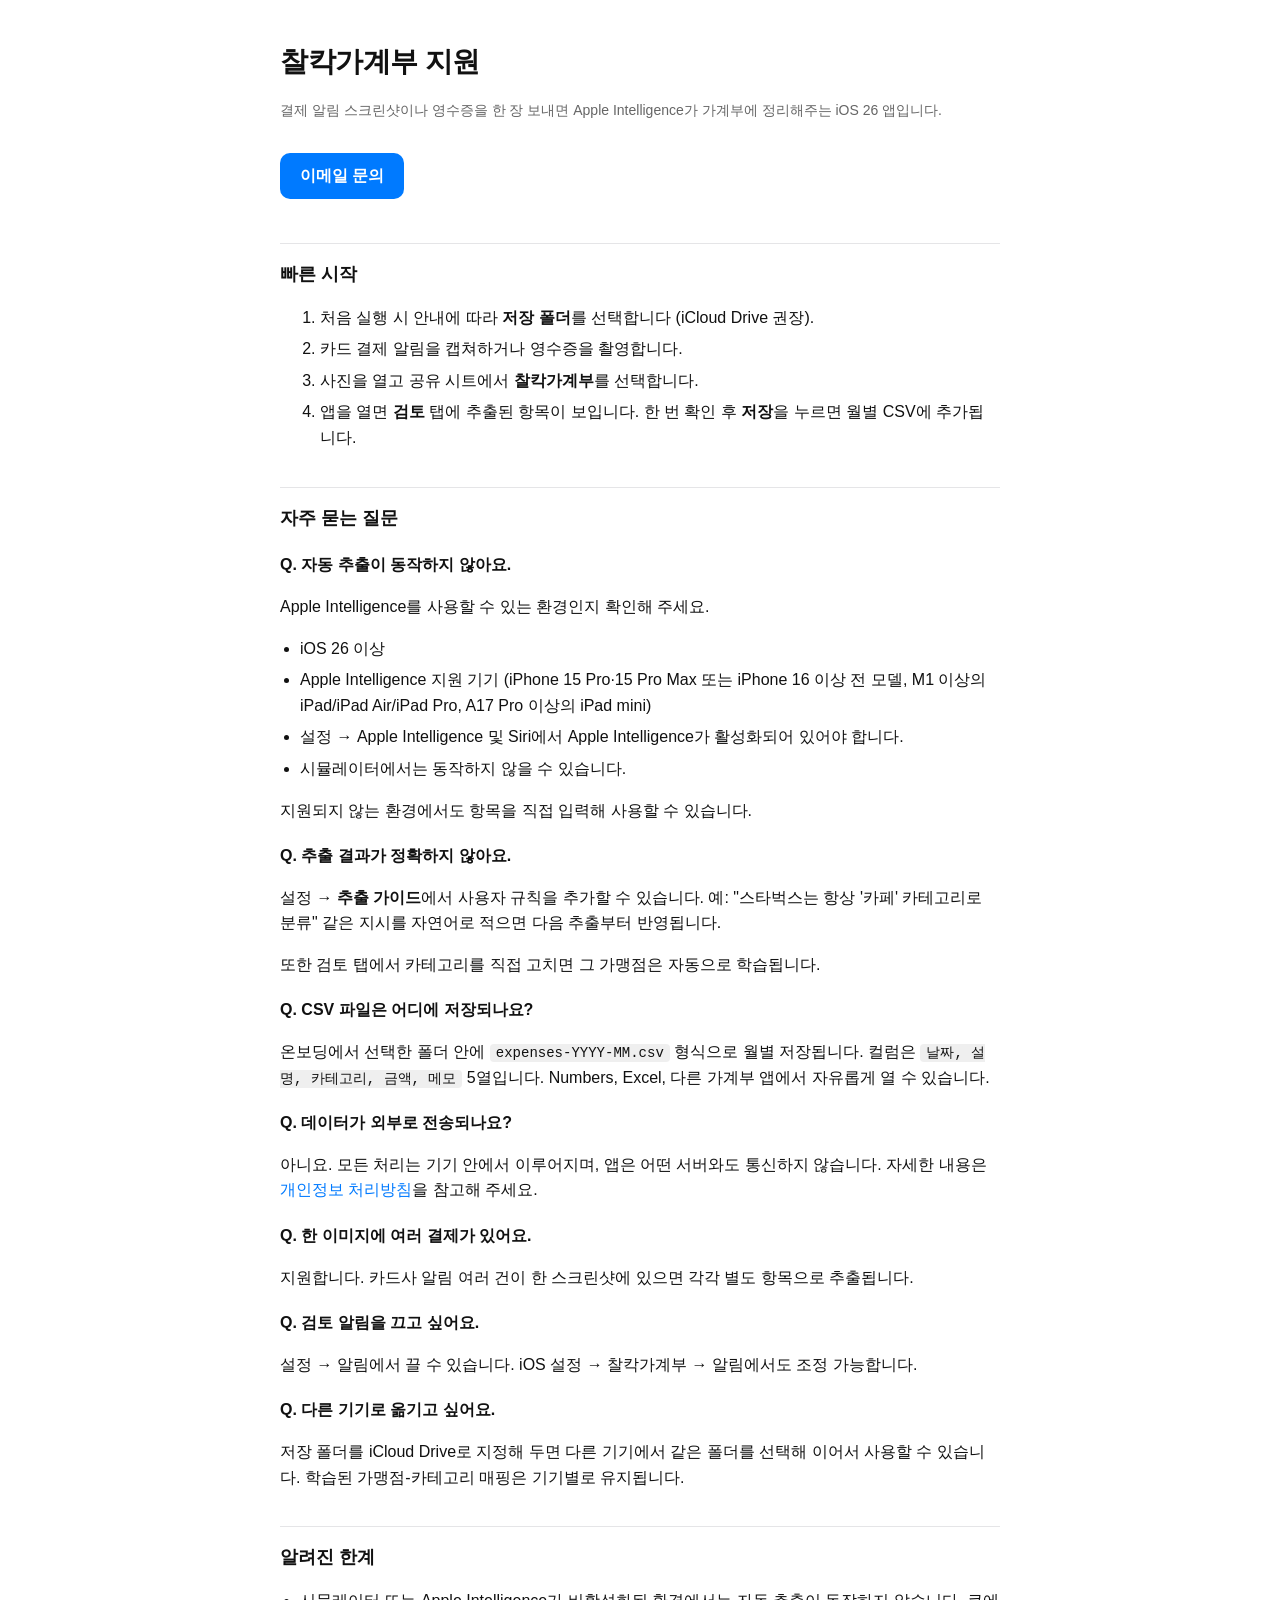
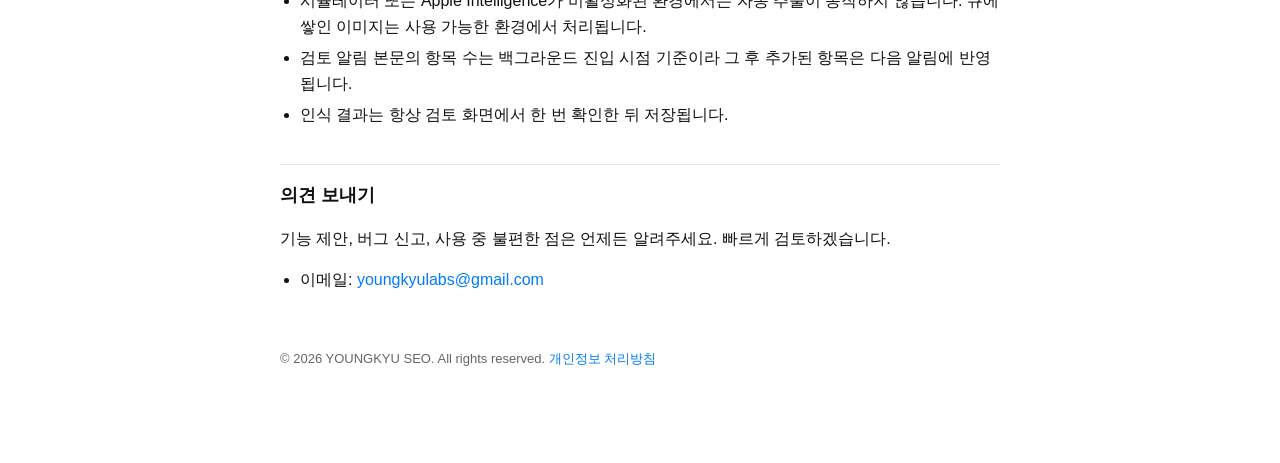
<file: docs/site/support.html>
<!DOCTYPE html>
<html lang="ko">
<head>
<meta charset="UTF-8">
<meta name="viewport" content="width=device-width, initial-scale=1.0">
<title>찰칵가계부 지원</title>
<style>
  :root {
    color-scheme: light dark;
    --fg: #111;
    --bg: #fff;
    --muted: #666;
    --rule: #e5e5e7;
    --accent: #007aff;
  }
  @media (prefers-color-scheme: dark) {
    :root { --fg: #f2f2f7; --bg: #1c1c1e; --muted: #98989f; --rule: #38383a; --accent: #0a84ff; }
  }
  html, body { margin: 0; padding: 0; background: var(--bg); color: var(--fg); }
  body {
    font: 16px/1.6 -apple-system, BlinkMacSystemFont, "Apple SD Gothic Neo",
          "Noto Sans KR", "Helvetica Neue", Arial, sans-serif;
    max-width: 720px;
    margin: 0 auto;
    padding: 40px 24px 80px;
  }
  h1 { font-size: 28px; margin: 0 0 8px; letter-spacing: -0.5px; }
  h2 { font-size: 18px; margin-top: 36px; padding-top: 16px; border-top: 1px solid var(--rule); }
  h3 { font-size: 16px; margin-top: 20px; }
  p, li { color: var(--fg); }
  .meta { color: var(--muted); font-size: 14px; margin-bottom: 24px; }
  ul { padding-left: 20px; }
  li { margin: 6px 0; }
  a { color: var(--accent); text-decoration: none; }
  a:hover { text-decoration: underline; }
  code { background: rgba(127,127,127,0.12); padding: 1px 6px; border-radius: 4px; font-size: 14px; }
  .cta {
    display: inline-block;
    background: var(--accent);
    color: #fff;
    padding: 10px 20px;
    border-radius: 10px;
    margin: 8px 8px 8px 0;
    font-weight: 600;
  }
  .cta:hover { text-decoration: none; opacity: 0.9; }
  .footer { margin-top: 56px; font-size: 13px; color: var(--muted); }
</style>
</head>
<body>

<h1>찰칵가계부 지원</h1>
<p class="meta">결제 알림 스크린샷이나 영수증을 한 장 보내면 Apple Intelligence가 가계부에 정리해주는 iOS 26 앱입니다.</p>

<p>
  <a class="cta" href="mailto:youngkyulabs@gmail.com">이메일 문의</a>
</p>

<h2>빠른 시작</h2>
<ol>
  <li>처음 실행 시 안내에 따라 <strong>저장 폴더</strong>를 선택합니다 (iCloud Drive 권장).</li>
  <li>카드 결제 알림을 캡쳐하거나 영수증을 촬영합니다.</li>
  <li>사진을 열고 공유 시트에서 <strong>찰칵가계부</strong>를 선택합니다.</li>
  <li>앱을 열면 <strong>검토</strong> 탭에 추출된 항목이 보입니다. 한 번 확인 후 <strong>저장</strong>을 누르면 월별 CSV에 추가됩니다.</li>
</ol>

<h2>자주 묻는 질문</h2>

<h3>Q. 자동 추출이 동작하지 않아요.</h3>
<p>Apple Intelligence를 사용할 수 있는 환경인지 확인해 주세요.</p>
<ul>
  <li>iOS 26 이상</li>
  <li>Apple Intelligence 지원 기기 (iPhone 15 Pro·15 Pro Max 또는 iPhone 16 이상 전 모델, M1 이상의 iPad/iPad Air/iPad Pro, A17 Pro 이상의 iPad mini)</li>
  <li>설정 → Apple Intelligence 및 Siri에서 Apple Intelligence가 활성화되어 있어야 합니다.</li>
  <li>시뮬레이터에서는 동작하지 않을 수 있습니다.</li>
</ul>
<p>지원되지 않는 환경에서도 항목을 직접 입력해 사용할 수 있습니다.</p>

<h3>Q. 추출 결과가 정확하지 않아요.</h3>
<p>설정 → <strong>추출 가이드</strong>에서 사용자 규칙을 추가할 수 있습니다. 예: "스타벅스는 항상 '카페' 카테고리로 분류" 같은 지시를 자연어로 적으면 다음 추출부터 반영됩니다.</p>
<p>또한 검토 탭에서 카테고리를 직접 고치면 그 가맹점은 자동으로 학습됩니다.</p>

<h3>Q. CSV 파일은 어디에 저장되나요?</h3>
<p>온보딩에서 선택한 폴더 안에 <code>expenses-YYYY-MM.csv</code> 형식으로 월별 저장됩니다. 컬럼은 <code>날짜, 설명, 카테고리, 금액, 메모</code> 5열입니다. Numbers, Excel, 다른 가계부 앱에서 자유롭게 열 수 있습니다.</p>

<h3>Q. 데이터가 외부로 전송되나요?</h3>
<p>아니요. 모든 처리는 기기 안에서 이루어지며, 앱은 어떤 서버와도 통신하지 않습니다. 자세한 내용은 <a href="privacy-policy">개인정보 처리방침</a>을 참고해 주세요.</p>

<h3>Q. 한 이미지에 여러 결제가 있어요.</h3>
<p>지원합니다. 카드사 알림 여러 건이 한 스크린샷에 있으면 각각 별도 항목으로 추출됩니다.</p>

<h3>Q. 검토 알림을 끄고 싶어요.</h3>
<p>설정 → 알림에서 끌 수 있습니다. iOS 설정 → 찰칵가계부 → 알림에서도 조정 가능합니다.</p>

<h3>Q. 다른 기기로 옮기고 싶어요.</h3>
<p>저장 폴더를 iCloud Drive로 지정해 두면 다른 기기에서 같은 폴더를 선택해 이어서 사용할 수 있습니다. 학습된 가맹점-카테고리 매핑은 기기별로 유지됩니다.</p>

<h2>알려진 한계</h2>
<ul>
  <li>시뮬레이터 또는 Apple Intelligence가 비활성화된 환경에서는 자동 추출이 동작하지 않습니다. 큐에 쌓인 이미지는 사용 가능한 환경에서 처리됩니다.</li>
  <li>검토 알림 본문의 항목 수는 백그라운드 진입 시점 기준이라 그 후 추가된 항목은 다음 알림에 반영됩니다.</li>
  <li>인식 결과는 항상 검토 화면에서 한 번 확인한 뒤 저장됩니다.</li>
</ul>

<h2>의견 보내기</h2>
<p>기능 제안, 버그 신고, 사용 중 불편한 점은 언제든 알려주세요. 빠르게 검토하겠습니다.</p>
<ul>
  <li>이메일: <a href="mailto:youngkyulabs@gmail.com">youngkyulabs@gmail.com</a></li>
</ul>

<p class="footer">© 2026 YOUNGKYU SEO. All rights reserved.
<a href="privacy-policy">개인정보 처리방침</a></p>

</body>
</html>
</file>
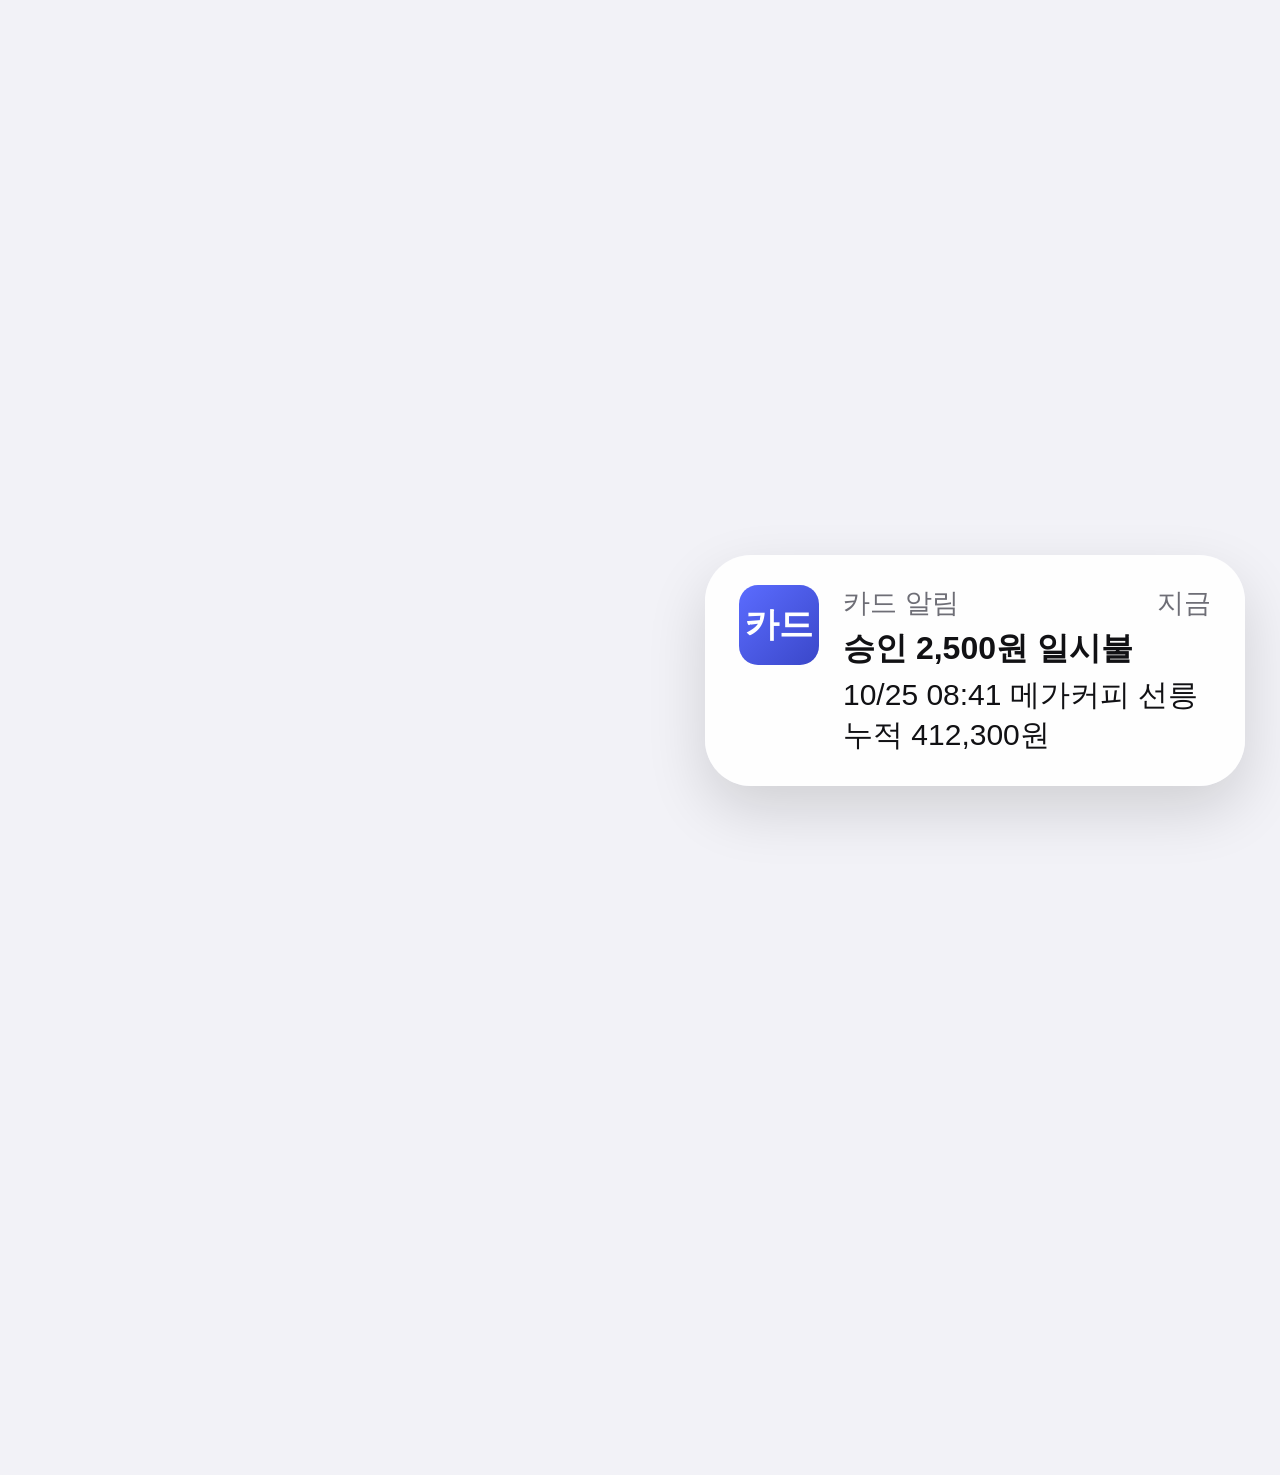
<file: internal/creative/header.html>
<!doctype html>
<html lang="ko">
<head>
<meta charset="utf-8">
<link rel="stylesheet" href="creative.css">
</head>
<body class="header">
<div class="canvas">
  <div class="flow">
    <div class="lead">
      <div class="notif">
        <div class="icon">카드</div>
        <div class="content">
          <div class="head"><span>카드 알림</span><span>지금</span></div>
          <div class="title">승인 2,500원 일시불</div>
          <div class="body">10/25 08:41 메가커피 선릉<br>누적 412,300원</div>
        </div>
      </div>
      <div class="arrow">→</div>
    </div>
    <div class="phone"><img src="../screenshot/iphone69/01-review.png" alt=""></div>
  </div>
</div>
</body>
</html>
</file>
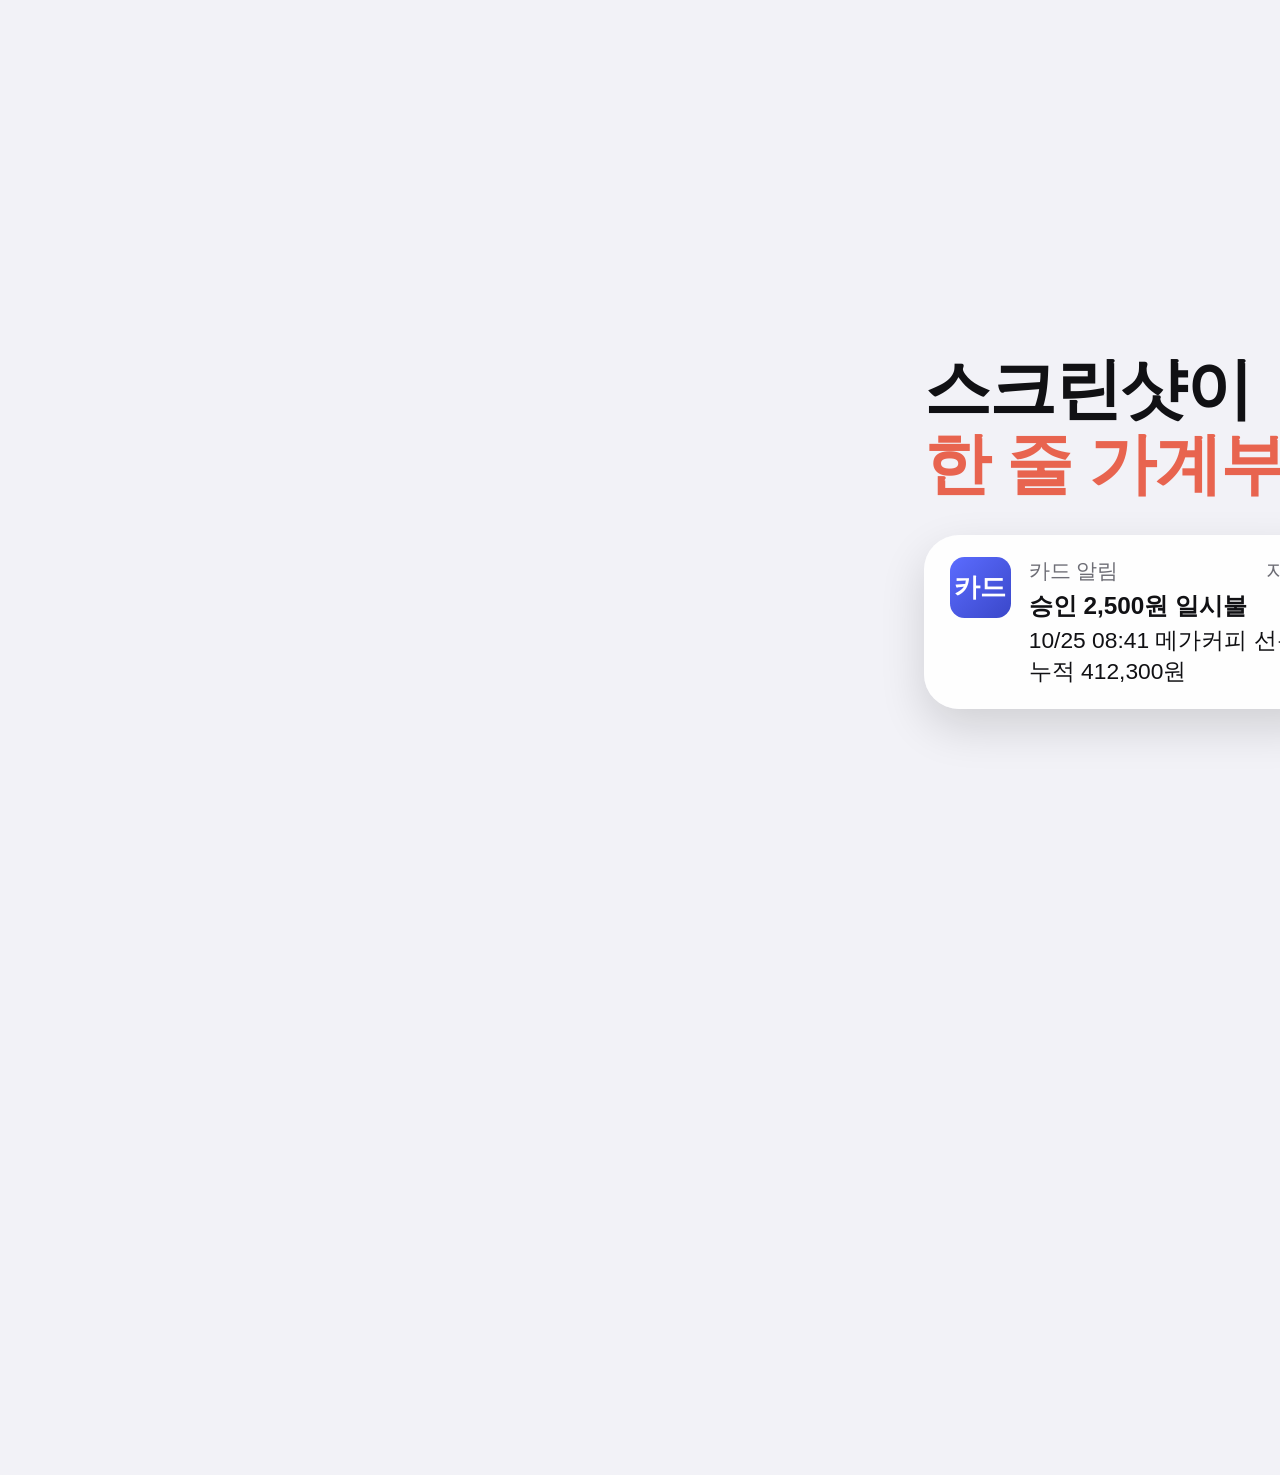
<file: internal/creative/search.html>
<!doctype html>
<html lang="ko">
<head>
<meta charset="utf-8">
<link rel="stylesheet" href="creative.css">
</head>
<body class="search">
<div class="canvas">
  <div class="flow">
    <div class="lead">
      <div class="tagline">스크린샷이<br><span class="accent">한 줄 가계부</span>로</div>
      <div class="notif">
        <div class="icon">카드</div>
        <div class="content">
          <div class="head"><span>카드 알림</span><span>지금</span></div>
          <div class="title">승인 2,500원 일시불</div>
          <div class="body">10/25 08:41 메가커피 선릉<br>누적 412,300원</div>
        </div>
      </div>
    </div>
    <div class="arrow">→</div>
    <div class="phone"><img src="../screenshot/iphone69/01-review.png" alt=""></div>
  </div>
</div>
</body>
</html>
</file>
<file: internal/creative/creative.css>
/* Canvas 2622x1475 CSS px, rendered at 2x = 5244x2950 (universal 16:9). */
:root {
  --coral: #E8644F;
  --ink: #111114;
  --sub: #6E6E76;
  --bg: #F2F2F7;
}
* { box-sizing: border-box; margin: 0; padding: 0; }
html, body { width: 2622px; height: 1475px; overflow: hidden; }
body {
  background: var(--bg);
  font-family: -apple-system, "SF Pro Display", "Apple SD Gothic Neo", sans-serif;
  color: var(--ink);
  -webkit-font-smoothing: antialiased;
}
.canvas { position: relative; width: 2622px; height: 1475px; }

/* Apple's template safe area is y 330–811; iPhone shows only y 205–835, so content sits a little higher. */
.search .flow {
  position: absolute; left: 919px; top: 270px; width: 785px; height: 520px;
  justify-content: center; gap: 25px;
}
.search .lead { display: flex; flex-direction: column; gap: 34px; }
.search .tagline { font-size: 67px; letter-spacing: -1.5px; }
.search .notif { zoom: .76; }
.search .arrow { font-size: 58px; }
.search .phone { width: 240px; height: 520px; border-radius: 42px; padding: 8px; }
.search .phone img { border-radius: 34px; }

/* Header shows only x 600–2020, y 0–930 on iPhone portrait, and buttons cover x > 1890 on iPhone Duo. */
.header .flow { position: absolute; left: 705px; top: 420px; align-items: flex-start; gap: 40px; }
.header .lead { height: 500px; display: flex; align-items: center; gap: 40px; }
.header .phone { width: 420px; height: 913px; border-radius: 74px; }
.header .phone img { border-radius: 61px; }

.tagline { font-size: 112px; font-weight: 800; letter-spacing: -3px; line-height: 1.12; }
.accent { color: var(--coral); }
.flow { display: flex; align-items: center; gap: 36px; }
.notif {
  width: 540px; border-radius: 46px; padding: 30px 34px;
  background: rgba(255,255,255,.92);
  box-shadow: 0 24px 60px rgba(0,0,0,.14);
  display: flex; gap: 24px; align-items: flex-start;
}
.notif .icon {
  flex: none; width: 80px; height: 80px; border-radius: 19px;
  background: linear-gradient(135deg, #5B6CFF, #3A47C9);
  color: #fff; font-size: 34px; font-weight: 700;
  display: flex; align-items: center; justify-content: center;
}
.notif .content { flex: 1; }
.notif .head { display: flex; justify-content: space-between; font-size: 27px; color: var(--sub); }
.notif .title { font-size: 32px; font-weight: 700; margin-top: 6px; }
.notif .body { font-size: 30px; line-height: 1.35; margin-top: 4px; }
.arrow { font-size: 92px; color: var(--coral); font-weight: 700; line-height: 1; }
.phone {
  flex: none; width: 440px; height: 956px;
  border-radius: 77px; background: #1C1C1E; padding: 13px;
  box-shadow: 0 40px 90px rgba(0,0,0,.18), 0 8px 24px rgba(0,0,0,.10);
}
.phone img { width: 100%; height: 100%; border-radius: 64px; display: block; object-fit: cover; object-position: top; }
</file>
